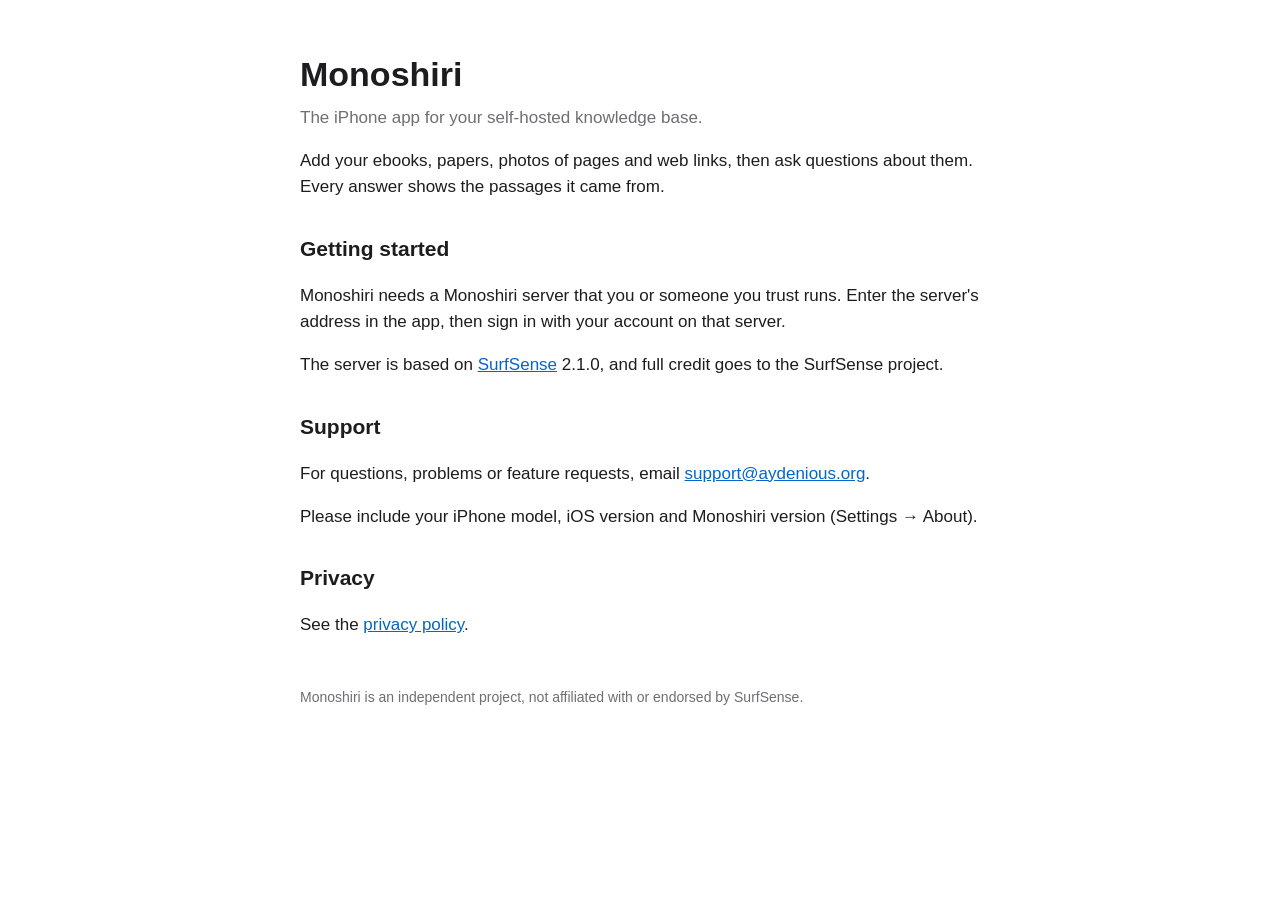
<file: index.html>
<!doctype html><html lang="en"><head><meta charset="utf-8"><meta name="viewport" content="width=device-width,initial-scale=1">
<title>Monoshiri Support</title><link rel="stylesheet" href="style.css"></head><body><main>
<h1>Monoshiri</h1><p class="sub">The iPhone app for your self-hosted knowledge base.</p>
<p>Add your ebooks, papers, photos of pages and web links, then ask questions about them. Every answer shows the passages it came from.</p>
<h2>Getting started</h2>
<p>Monoshiri needs a Monoshiri server that you or someone you trust runs. Enter the server's address in the app, then sign in with your account on that server.</p>
<p>The server is based on <a href="https://github.com/MODSetter/SurfSense">SurfSense</a> 2.1.0, and full credit goes to the SurfSense project.</p>
<h2>Support</h2>
<p>For questions, problems or feature requests, email <a href="mailto:support@aydenious.org">support@aydenious.org</a>.</p>
<p>Please include your iPhone model, iOS version and Monoshiri version (Settings → About).</p>
<h2>Privacy</h2><p>See the <a href="privacy.html">privacy policy</a>.</p>
<footer>Monoshiri is an independent project, not affiliated with or endorsed by SurfSense.</footer>
</main></body></html>
</file>
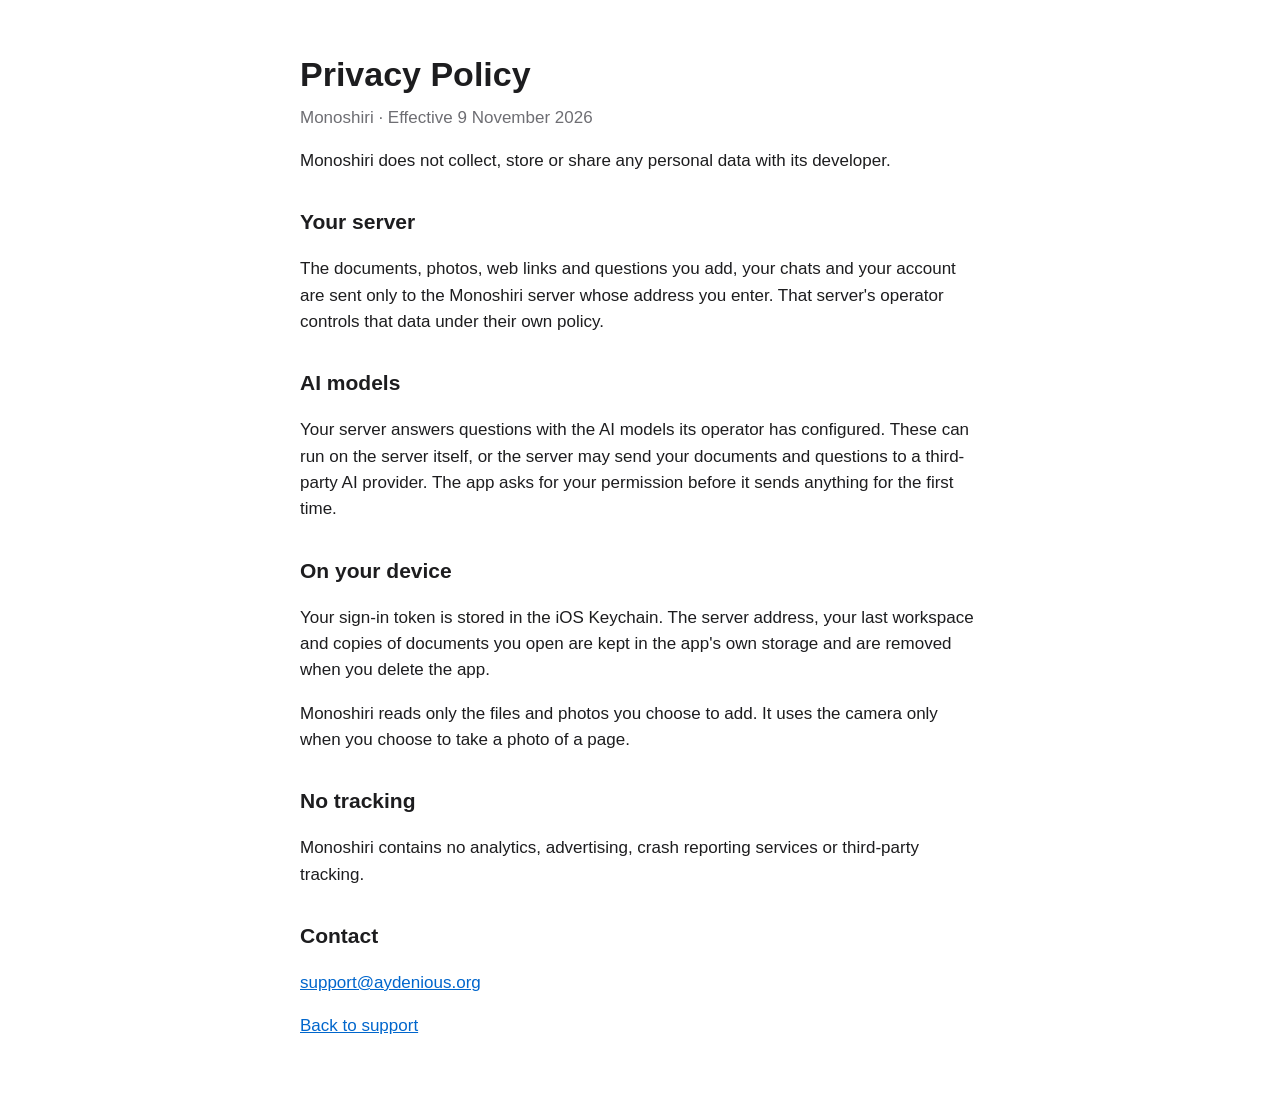
<file: privacy.html>
<!doctype html><html lang="en"><head><meta charset="utf-8"><meta name="viewport" content="width=device-width,initial-scale=1">
<title>Monoshiri Privacy</title><link rel="stylesheet" href="style.css"></head><body><main>
<h1>Privacy Policy</h1><p class="sub">Monoshiri · Effective 9 November 2026</p>
<p>Monoshiri does not collect, store or share any personal data with its developer.</p>
<h2>Your server</h2>
<p>The documents, photos, web links and questions you add, your chats and your account are sent only to the Monoshiri server whose address you enter. That server's operator controls that data under their own policy.</p>
<h2>AI models</h2>
<p>Your server answers questions with the AI models its operator has configured. These can run on the server itself, or the server may send your documents and questions to a third-party AI provider. The app asks for your permission before it sends anything for the first time.</p>
<h2>On your device</h2>
<p>Your sign-in token is stored in the iOS Keychain. The server address, your last workspace and copies of documents you open are kept in the app's own storage and are removed when you delete the app.</p>
<p>Monoshiri reads only the files and photos you choose to add. It uses the camera only when you choose to take a photo of a page.</p>
<h2>No tracking</h2>
<p>Monoshiri contains no analytics, advertising, crash reporting services or third-party tracking.</p>
<h2>Contact</h2><p><a href="mailto:support@aydenious.org">support@aydenious.org</a></p>
<p><a href="index.html">Back to support</a></p>
</main></body></html>
</file>
<file: style.css>
:root{--bg:#fff;--fg:#1d1d1f;--muted:#6e6e73;--link:#0066cc}
@media (prefers-color-scheme:dark){:root{--bg:#000;--fg:#f5f5f7;--muted:#a1a1a6;--link:#2997ff}}
body{margin:0;background:var(--bg);color:var(--fg);font:17px/1.55 -apple-system,BlinkMacSystemFont,"Helvetica Neue",sans-serif}
main{max-width:680px;margin:0 auto;padding:48px 16px}
h1{font-size:34px;margin:0 0 4px}h2{font-size:21px;margin-top:32px}
p.sub{color:var(--muted);margin-top:0}a{color:var(--link)}footer{color:var(--muted);font-size:14px;margin-top:48px}
</file>
